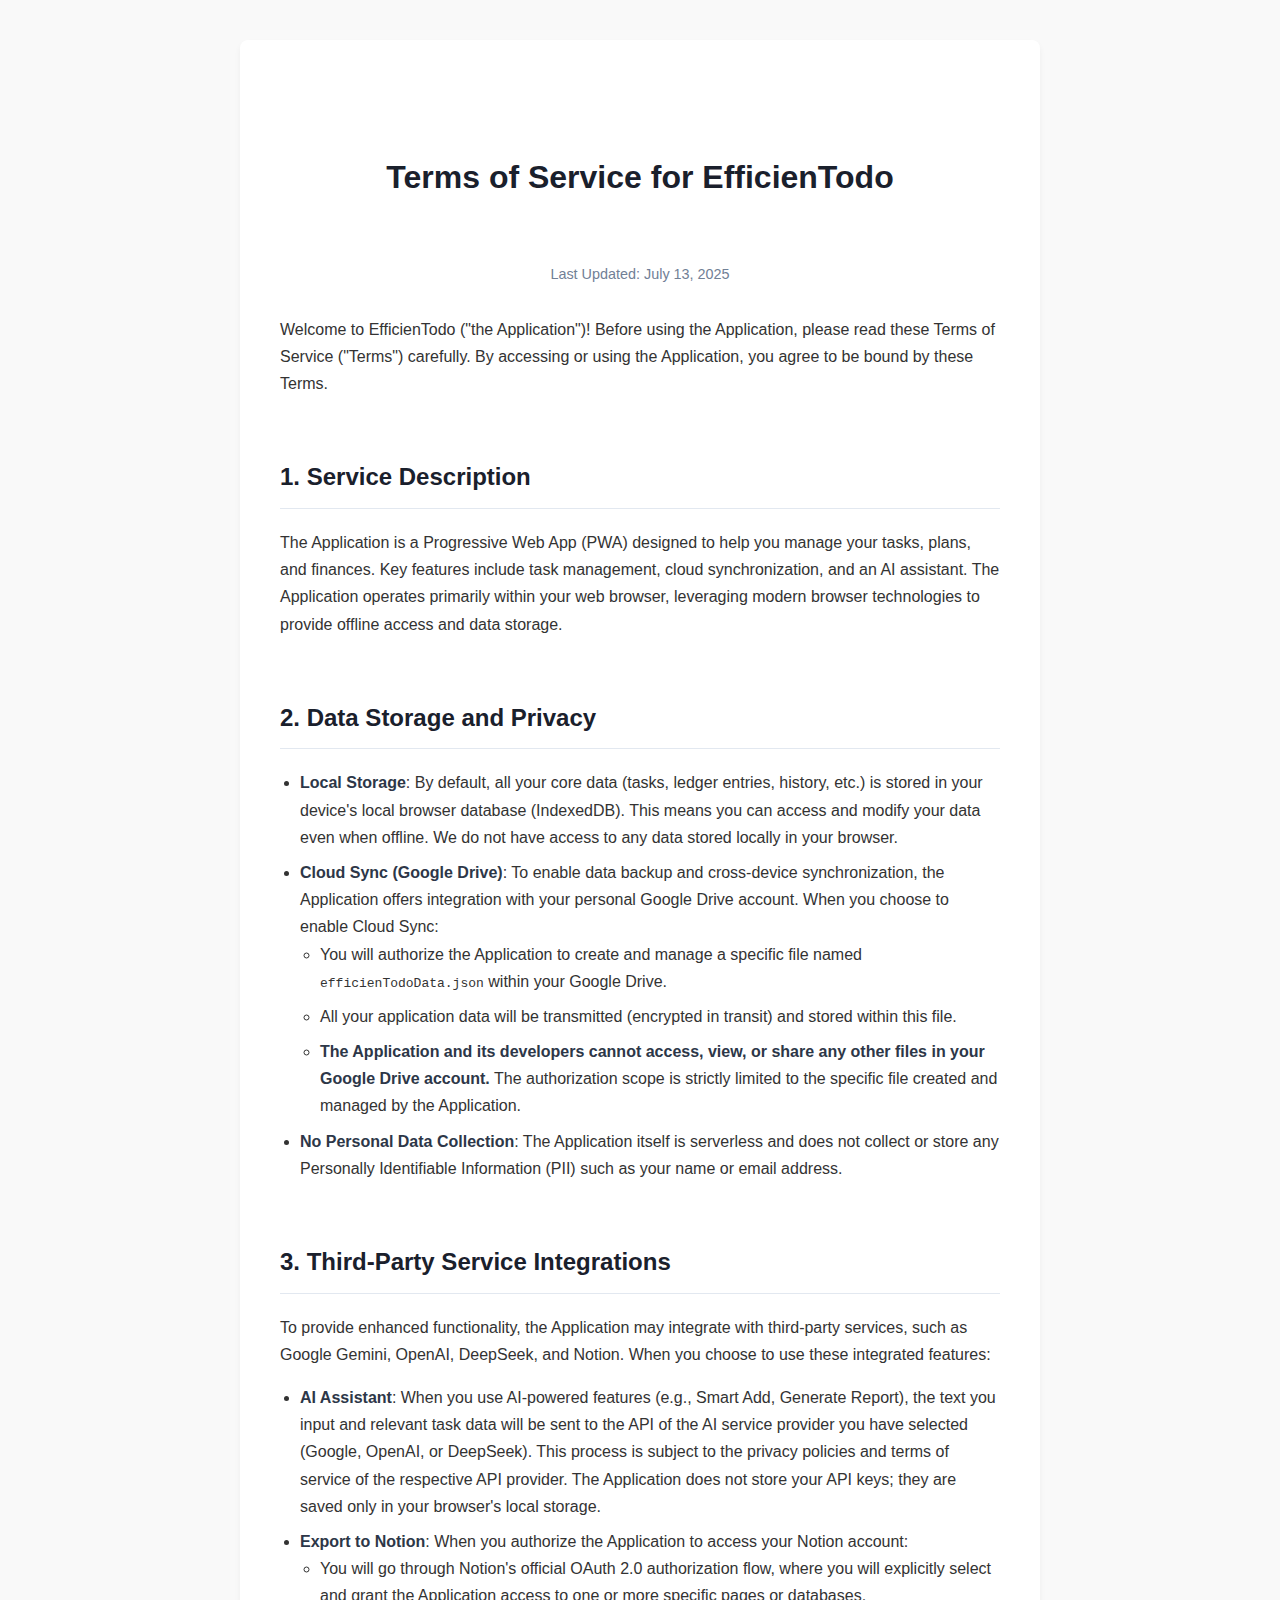
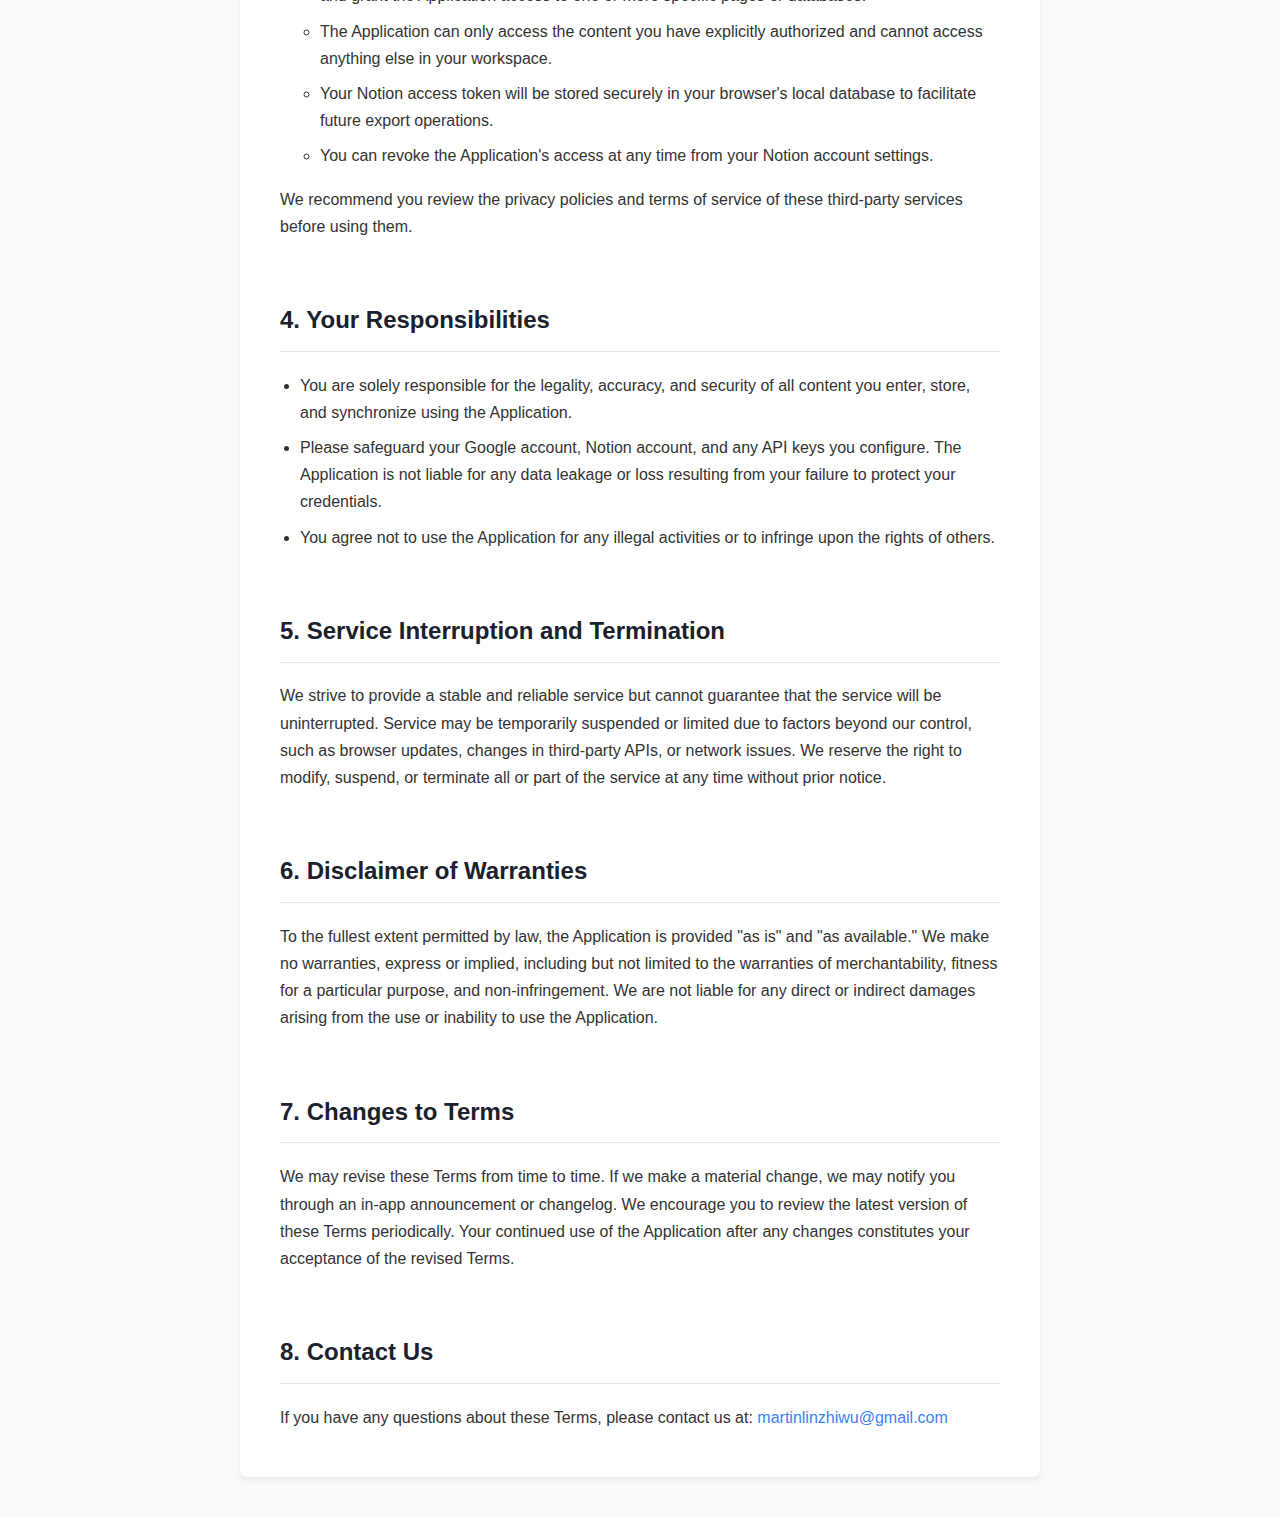
<file: terms-of-service.html>
<!DOCTYPE html>
<html lang="en">
<head>
    <meta charset="UTF-8">
    <meta name="viewport" content="width=device-width, initial-scale=1.0">
    <title>Terms of Service - EfficienTodo</title>
    <style>
        body {
            font-family: -apple-system, BlinkMacSystemFont, "Segoe UI", Roboto, "Helvetica Neue", Arial, sans-serif;
            line-height: 1.7;
            color: #333;
            max-width: 800px;
            margin: 40px auto;
            padding: 0 20px;
            background-color: #f9f9f9;
        }
        h1, h2, h3 {
            color: #1a202c;
            border-bottom: 1px solid #e2e8f0;
            padding-bottom: 10px;
            margin-top: 2.5em;
        }
        h1 {
            text-align: center;
            border: none;
            margin-bottom: 1.5em;
        }
        p {
            margin-bottom: 1em;
        }
        ul {
            padding-left: 20px;
        }
        li {
            margin-bottom: 0.5em;
        }
        strong {
            color: #2d3748;
        }
        .container {
            background-color: #ffffff;
            padding: 30px 40px;
            border-radius: 8px;
            box-shadow: 0 4px 6px rgba(0, 0, 0, 0.05);
        }
        .meta-info {
            text-align: center;
            color: #718096;
            margin-bottom: 2em;
            font-size: 0.9em;
        }
        a {
            color: #3B82F6;
            text-decoration: none;
        }
        a:hover {
            text-decoration: underline;
        }
    </style>
</head>
<body>

    <div class="container">
        <h1>Terms of Service for EfficienTodo</h1>
        <p class="meta-info">Last Updated: July 13, 2025</p>

        <p>Welcome to EfficienTodo ("the Application")! Before using the Application, please read these Terms of Service ("Terms") carefully. By accessing or using the Application, you agree to be bound by these Terms.</p>

        <h2>1. Service Description</h2>
        <p>The Application is a Progressive Web App (PWA) designed to help you manage your tasks, plans, and finances. Key features include task management, cloud synchronization, and an AI assistant. The Application operates primarily within your web browser, leveraging modern browser technologies to provide offline access and data storage.</p>

        <h2>2. Data Storage and Privacy</h2>
        <ul>
            <li><strong>Local Storage</strong>: By default, all your core data (tasks, ledger entries, history, etc.) is stored in your device's local browser database (IndexedDB). This means you can access and modify your data even when offline. We do not have access to any data stored locally in your browser.</li>
            <li><strong>Cloud Sync (Google Drive)</strong>: To enable data backup and cross-device synchronization, the Application offers integration with your personal Google Drive account. When you choose to enable Cloud Sync:
                <ul>
                    <li>You will authorize the Application to create and manage a specific file named <code>efficienTodoData.json</code> within your Google Drive.</li>
                    <li>All your application data will be transmitted (encrypted in transit) and stored within this file.</li>
                    <li><strong>The Application and its developers cannot access, view, or share any other files in your Google Drive account.</strong> The authorization scope is strictly limited to the specific file created and managed by the Application.</li>
                </ul>
            </li>
             <li><strong>No Personal Data Collection</strong>: The Application itself is serverless and does not collect or store any Personally Identifiable Information (PII) such as your name or email address.</li>
        </ul>

        <h2>3. Third-Party Service Integrations</h2>
        <p>To provide enhanced functionality, the Application may integrate with third-party services, such as Google Gemini, OpenAI, DeepSeek, and Notion. When you choose to use these integrated features:</p>
        <ul>
            <li><strong>AI Assistant</strong>: When you use AI-powered features (e.g., Smart Add, Generate Report), the text you input and relevant task data will be sent to the API of the AI service provider you have selected (Google, OpenAI, or DeepSeek). This process is subject to the privacy policies and terms of service of the respective API provider. The Application does not store your API keys; they are saved only in your browser's local storage.</li>
            <li><strong>Export to Notion</strong>: When you authorize the Application to access your Notion account:
                <ul>
                    <li>You will go through Notion's official OAuth 2.0 authorization flow, where you will explicitly select and grant the Application access to one or more specific pages or databases.</li>
                    <li>The Application can only access the content you have explicitly authorized and cannot access anything else in your workspace.</li>
                    <li>Your Notion access token will be stored securely in your browser's local database to facilitate future export operations.</li>
                    <li>You can revoke the Application's access at any time from your Notion account settings.</li>
                </ul>
            </li>
        </ul>
        <p>We recommend you review the privacy policies and terms of service of these third-party services before using them.</p>

        <h2>4. Your Responsibilities</h2>
        <ul>
            <li>You are solely responsible for the legality, accuracy, and security of all content you enter, store, and synchronize using the Application.</li>
            <li>Please safeguard your Google account, Notion account, and any API keys you configure. The Application is not liable for any data leakage or loss resulting from your failure to protect your credentials.</li>
            <li>You agree not to use the Application for any illegal activities or to infringe upon the rights of others.</li>
        </ul>

        <h2>5. Service Interruption and Termination</h2>
        <p>We strive to provide a stable and reliable service but cannot guarantee that the service will be uninterrupted. Service may be temporarily suspended or limited due to factors beyond our control, such as browser updates, changes in third-party APIs, or network issues. We reserve the right to modify, suspend, or terminate all or part of the service at any time without prior notice.</p>

        <h2>6. Disclaimer of Warranties</h2>
        <p>To the fullest extent permitted by law, the Application is provided "as is" and "as available." We make no warranties, express or implied, including but not limited to the warranties of merchantability, fitness for a particular purpose, and non-infringement. We are not liable for any direct or indirect damages arising from the use or inability to use the Application.</p>

        <h2>7. Changes to Terms</h2>
        <p>We may revise these Terms from time to time. If we make a material change, we may notify you through an in-app announcement or changelog. We encourage you to review the latest version of these Terms periodically. Your continued use of the Application after any changes constitutes your acceptance of the revised Terms.</p>

        <h2>8. Contact Us</h2>
        <p>If you have any questions about these Terms, please contact us at: <a href="mailto:martinlinzhiwu@gmail.com">martinlinzhiwu@gmail.com</a></p>
    </div>

</body>
</html>
</file>
